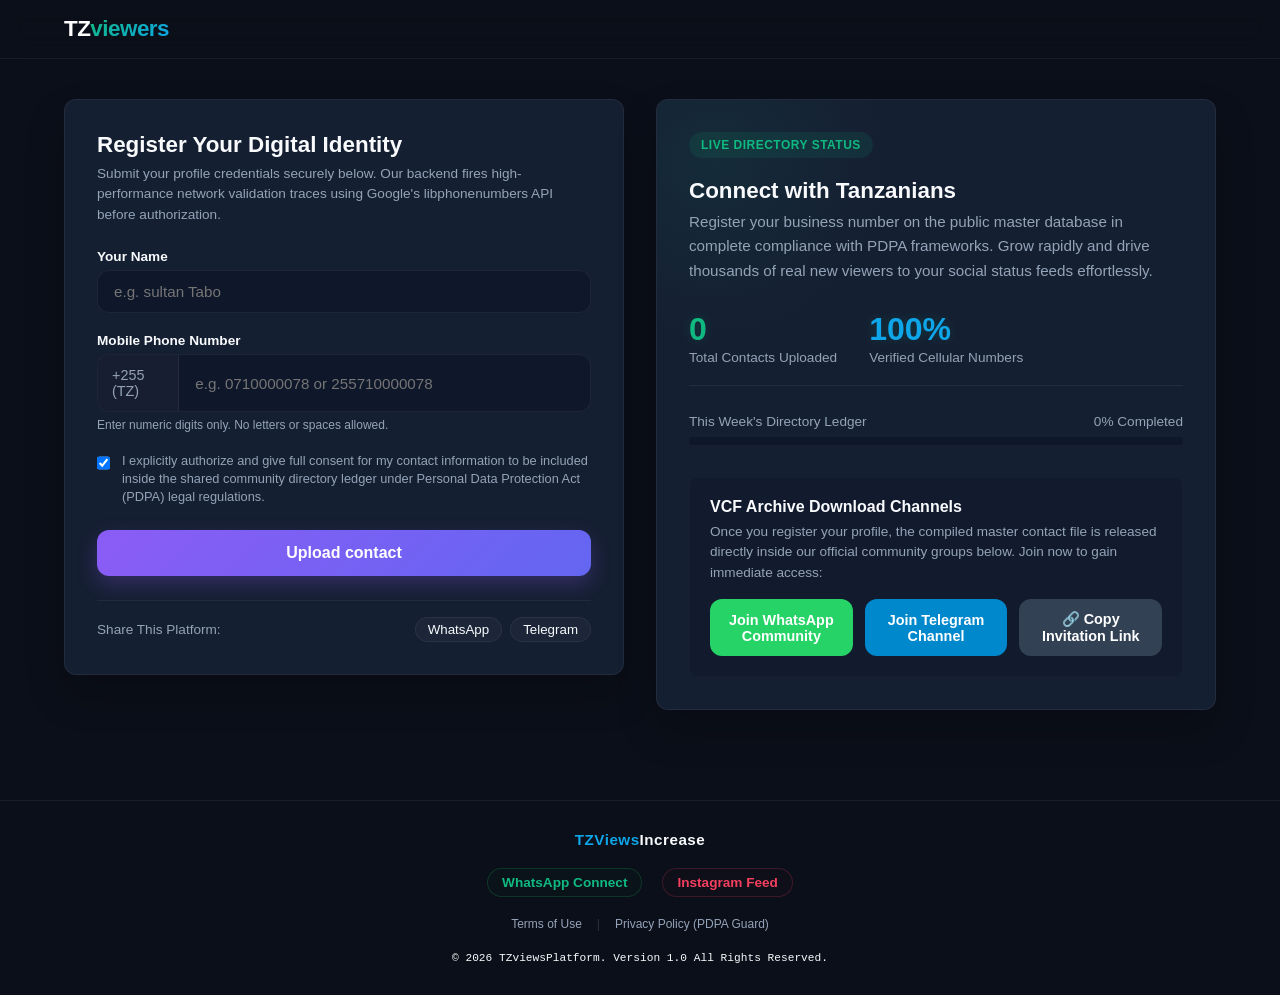
<file: frontend/index.html>
<!DOCTYPE html>
<html lang="sw">
<head>
    <meta charset="UTF-8">
    <meta name="viewport" content="width=device-width, initial-scale=1.0">
    <meta http-equiv="X-Content-Type-Options" content="nosniff">
    
    <!-- PRIMARY SEO META TAGS -->
    <title>TZ Viewers | Download WhatsApp Status VCF File & Ongeza Views Tanzania</title>
    <meta name="title" content="TZ Viewers | Download WhatsApp Status VCF File & Ongeza Views Tanzania">
    <meta name="description" content="Jukwaa namba moja Tanzania la kuunganisha wateja, kupakua VCF files, na kukuza WhatsApp Status Views zako bure kabisa. Ongeza masoko na uza zaidi leo!">
    <meta name="keywords" content="TZ Viewers, VCF download Tanzania, WhatsApp status views, ongeza status views, VCF file bure, kukuza biashara WhatsApp, Tanzania contacts VCF, WhatsApp views increase, TZViews, tzviewers.netlify.app">
    <meta name="robots" content="index, follow">
    <meta name="author" content="TZ Viewers Platform">
    <link rel="canonical" href="https://tzviewers.netlify.app/">

    <link rel="stylesheet" href="css/style.css">

    <!-- =====================================================================
         HIGH-SECURITY TRUST IDENTITY & OPEN GRAPH PROTOCOL FOR LINK PREVIEWS
         ===================================================================== -->
    <!-- WhatsApp & Facebook Link Preview Engine Tags -->
    <meta property="og:type" content="website">
    <meta property="og:url" content="https://tzviewers.netlify.app/">
    <meta property="og:title" content="TZ Viewers | Ongeza WhatsApp Status Views Tanzania">
    <meta property="og:description" content="Ungana na maelfu ya watu wa Tanzania waone WhatsApp Status zako live. Jisajili bure na udownload Master VCF file hapa!">
    <meta property="og:image" content="https://tzviewers.netlify.app/preview-card.png">
    <meta property="og:image:width" content="1200">
    <meta property="og:image:height" content="630">
    <meta property="og:image:type" content="image/png">

    <!-- Telegram & Twitter Card Layout Tracking Tags -->
    <meta name="twitter:card" content="summary_large_image">
    <meta name="twitter:url" content="https://tzviewers.netlify.app/">
    <meta name="twitter:title" content="TZ Viewers - Ongeza WhatsApp Views & VCF Download">
    <meta name="twitter:description" content="Kuza biashara yako na WhatsApp Status Views kwa mbofyo mmoja. Salama na Uhakika 100%.">
    <meta name="twitter:image" content="https://tzviewers.netlify.app/preview-card.png">

    <!-- STRUCTURED DATA (Schema.org JSON-LD for Search Engines) -->
    <script type="application/ld+json">
    {
      "@context": "https://schema.org",
      "@type": "WebApplication",
      "name": "TZ Viewers",
      "url": "https://tzviewers.netlify.app/",
      "description": "Jukwaa la kukuza WhatsApp status views na kupakua VCF contact files nchini Tanzania.",
      "applicationCategory": "SocialNetworkingApplication",
      "operatingSystem": "All",
      "offers": {
        "@type": "Offer",
        "price": "0",
        "priceCurrency": "TZS"
      }
    }
    </script>
</head>
<body>

    <nav class="premium-nav">
        <div class="nav-wrapper">
            <a href="index.html" class="brand-logo">TZ<span>viewers</span></a>
        </div>
    </nav>

    <main class="app-dashboard-grid">
        
        <!-- FIRST CONTAINER: DATA INGESTION SECURITY FIREWALL -->
        <section class="grid-card form-card-secure">
            <div class="card-content-wrapper">
                <h2 class="form-panel-title">Register Your Digital Identity</h2>
                <p class="subtitle-text">Submit your profile credentials securely below. Our backend fires high-performance network validation traces using Google's libphonenumbers API before authorization.</p>
                
                <form id="contactForm" onsubmit="return false;" novalidate>
                    
                    <div class="minimal-input-group">
                        <label for="fullName">Your Name</label>
                        <input type="text" id="fullName" name="fullName" required placeholder="e.g. sultan Tabo">
                    </div>

                    <div class="minimal-input-group">
                        <label for="phoneNumber">Mobile Phone Number</label>
                        <div class="tel-input-box">
                            <span class="tel-prefix">+255 (TZ)</span>
                            <input type="text" id="phoneNumber" name="phoneNumber" required placeholder="e.g. 0710000078 or 255710000078 ">
                        </div>
                        <small class="help-text-minimal">Enter numeric digits only. No letters or spaces allowed.</small>
                    </div>

                    <!-- PDPA LEGAL CONSENT CHECKBOX SYSTEM -->
                    <div class="secure-checkbox-row">
                        <input type="checkbox" id="consentGiven" name="consentGiven" checked>
                        <label for="consentGiven">
                            I explicitly authorize and give full consent for my contact information to be included inside the shared community directory ledger under Personal Data Protection Act (PDPA) legal regulations.
                        </label>
                    </div>

                    <button type="submit" id="btnSubmit" class="btn-neon-execute">
                        Upload contact
                    </button>
                </form>

                <div class="share-system-footer">
                    <span>Share This Platform:</span>
                    <div class="share-footer-buttons">
                        <button id="btnShareWhatsApp" class="share-pill-btn text-wa">WhatsApp</button>
                        <button id="btnShareTelegram" class="share-pill-btn text-tg">Telegram</button>
                    </div>
                </div>
            </div>
        </section>

        <!-- SECOND CONTAINER: ANALYTICS & VIRAL GROWTH ENGINE -->
        <section class="grid-card analytics-card">
            <div class="card-hero-glow"></div>
            <div class="card-content-wrapper">
                <div class="badge-status">LIVE DIRECTORY STATUS</div>
                <h1 class="form-panel-title">Connect with Tanzanians</h1>
                <p class="description-text">Register your business number on the public master database in complete compliance with PDPA frameworks. Grow rapidly and drive thousands of real new viewers to your social status feeds effortlessly.</p>
                
                <div class="minimal-stats-container">
                    <div class="stat-item-minimal">
                        <!-- LIVE DYNAMIC COUNTER BOUND HERE -->
                        <span class="stat-number-glow" id="totalMembers">0</span>
                        <span class="stat-title-minimal">Total Contacts Uploaded</span>
                    </div>
                    <div class="stat-item-minimal">
                        <span class="stat-number-glow" style="color: var(--neon-cyan);">100%</span>
                        <span class="stat-title-minimal">Verified Cellular Numbers</span>
                    </div>
                </div>

                <div class="neon-progress-box">
                    <div class="progress-labels-row">
                        <span>This Week's Directory Ledger</span>
                        <span id="progressBarText">0% Completed</span>
                    </div>
                    <div class="neon-progress-bar-bg">
                        <div class="neon-progress-bar-fill" id="progressBar" style="width: 0%;"></div>
                    </div>
                </div>

                <div class="traffic-capture-zone">
                    <h3 class="zone-subtitle">VCF Archive Download Channels</h3>
                    <p class="zone-note">Once you register your profile, the compiled master contact file is released directly inside our official community groups below. Join now to gain immediate access:</p>
                    
                    <div class="viral-links-grid">
                        <a href="https://chat.whatsapp.com/CzKEOOajBKZ27QepPzpadZ?s=cl&p=a&ilr=4" target="_blank" class="viral-btn link-wa">
                            Join WhatsApp Community
                        </a>
                        <a href="https://chat.whatsapp.com/CzKEOOajBKZ27QepPzpadZ?s=cl&p=a&ilr=4" target="_blank" class="viral-btn link-tg">
                            Join Telegram Channel
                        </a>
                        <button id="btnCopyNetworkLink" class="viral-btn link-cp">
                            🔗 Copy Invitation Link
                        </button>
                    </div>
                </div>
            </div>
        </section>

    </main>

    <!-- FLOATING EMERGENCY NOTIFICATION STACK CONTAINER -->
    <div id="toastNotification" class="toast hidden"></div>

    <script src="js/main.js"></script>

    <!-- CORE PLATFORM FOOTER -->
    <footer style="margin-top: 50px; padding: 30px 20px; border-top: 1px solid var(--border-cyber); background-color: #0b0f19; text-align: center;">
        <div style="max-width: var(--container-width-premium); margin: 0 auto; display: flex; flex-direction: column; gap: 15px; align-items: center;">
            
            <div style="font-size: 0.95rem; font-weight: 700; color: var(--text-primary); letter-spacing: 0.5px;">
                 <span style="color: var(--neon-cyan);">TZViews</span>Increase
            </div>
            
            <div style="display: flex; gap: 20px; margin: 5px 0;">
                <a href="https://chat.whatsapp.com/CzKEOOajBKZ27QepPzpadZ?s=cl&p=a&ilr=4" target="_blank" style="color: var(--neon-green); font-size: 0.85rem; font-weight: 600; text-decoration: none; display: flex; align-items: center; gap: 6px; border: 1px solid rgba(34, 197, 94, 0.2); padding: 6px 14px; border-radius: 20px; background: rgba(34, 197, 94, 0.02);">
                    WhatsApp Connect
                </a>
                <a href="https://www.instagram.com/y.oung_developer?igsh=MTBsNnBnd2g5dGR0Mg==" target="_blank" style="color: #f43f5e; font-size: 0.85rem; font-weight: 600; text-decoration: none; display: flex; align-items: center; gap: 6px; border: 1px solid rgba(244, 63, 94, 0.2); padding: 6px 14px; border-radius: 20px; background: rgba(244, 63, 94, 0.02);">
                    Instagram Feed
                </a>
            </div>

            <div style="display: flex; gap: 15px; font-size: 0.75rem; font-weight: 500;">
                <a href="/terms.html" style="color: var(--text-secondary); text-decoration: none; border-bottom: 1px solid transparent;">Terms of Use</a>
                <span style="color: rgba(255,255,255,0.15);">|</span>
                <a href="/privacy.html" style="color: var(--text-secondary); text-decoration: none; border-bottom: 1px solid transparent;">Privacy Policy (PDPA Guard)</a>
            </div>

            <div style="font-size: 0.7rem; color: var(--text-muted); font-family: monospace; margin-top: 5px;">
                &copy; 2026 TZviewsPlatform. Version 1.0 All Rights Reserved.
            </div>

        </div>
    </footer>

</body>
</html>
</file>
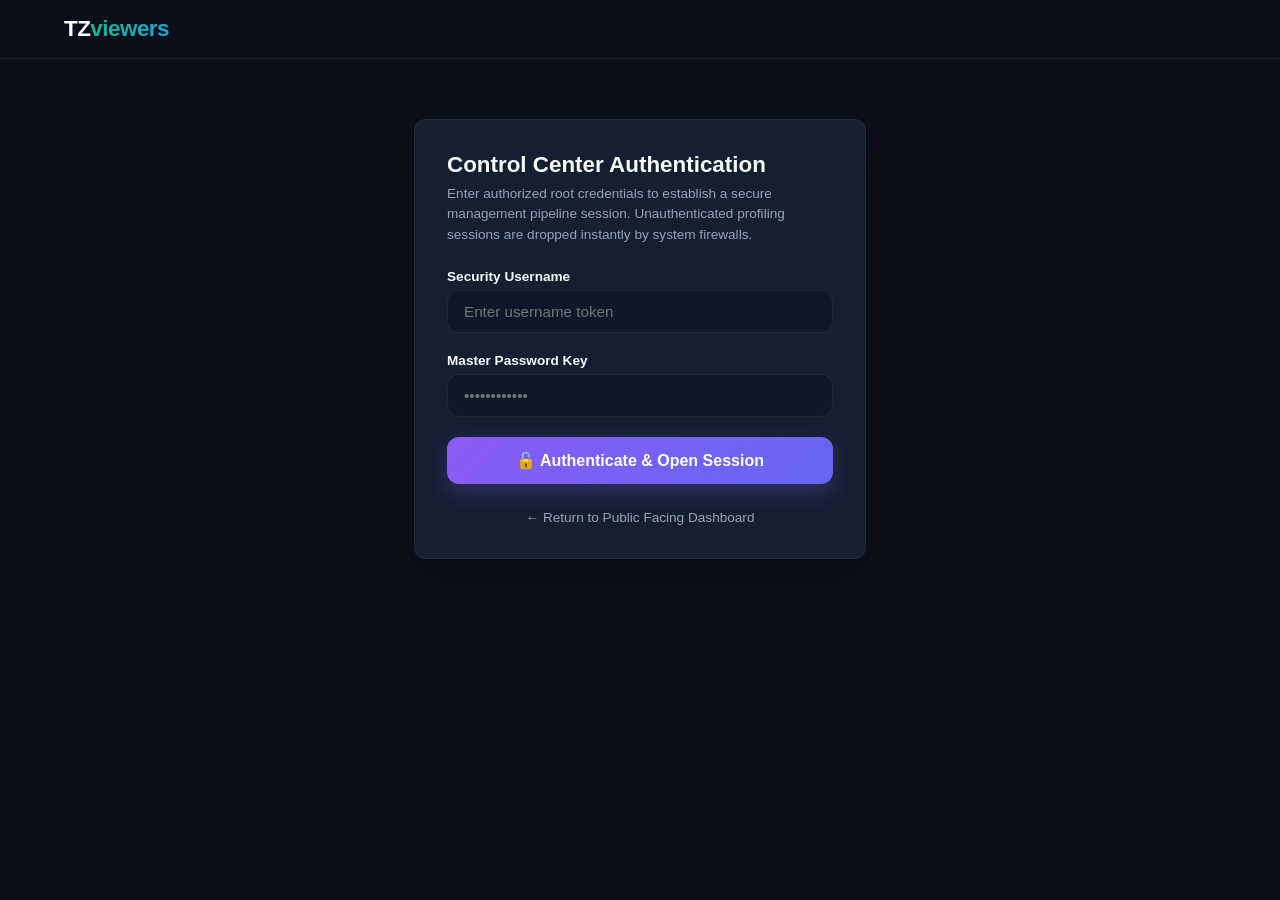
<file: frontend/admin.html>
<!DOCTYPE html>
<html lang="en">
<head>
    <meta charset="UTF-8">
    <meta name="viewport" content="width=device-width, initial-scale=1.0">
    <meta http-equiv="X-Content-Type-Options" content="nosniff">
    <title>Master Control Terminal - TZviewers Security </title>
    <link rel="stylesheet" href="css/style.css">
    <script>
        if (!sessionStorage.getItem("admin_token")) {
            window.location.replace("login.html");
        }
    </script>
    <style>
        /* MOBILE STACK ORDER OVERRIDE — desktop/tablet layout untouched above 768px */
        @media (max-width: 768px) {
            .app-dashboard-grid {
                display: flex !important;
                flex-direction: column;
            }
            #colLeft, #colRight {
                display: contents;
            }
            #secAnalytics { order: 1; }
            #secBulkUpload { order: 2; }
            #secPending { order: 3; }
            #secMasterDirectory { order: 4; }
            #secRecycleBin { order: 5; }
        }
    </style>
</head>


<body class="cyber-bg">

    <!-- SECURE ADMIN NAVIGATION BAR -->
    <nav class="premium-nav" style="background-color: #151f32; border-bottom: 1px solid rgba(255,255,255,0.1);">
        <div class="nav-wrapper">
            <a href="admin.html" class="brand-logo">🔒 Control<span>Terminal</span></a>
            <button id="btnLogoutTrigger" class="viral-btn" style="background-color: #ef4444; max-width: 120px; padding: 8px 16px; font-size: 0.85rem;">
                Logout 
            </button>
        </div>
    </nav>

    <!-- ADMIN GRID MAIN SYSTEM WRAPPER -->
    <main class="app-dashboard-grid" style="grid-template-columns: 1fr 1.2fr; margin-top: 30px;">
        
        <!-- LEFT COLUMN: LEDGER ANALYTICS, GENERATOR, & FILE INGESTION -->
        <div id="colLeft" style="display: flex; flex-direction: column; gap: 24px;">
            
            <!-- SECTION 1: METRICS DISPLAY & GENERATOR CONTROLS -->
            <section id="secAnalytics" class="grid-card">
                <div class="card-content-wrapper">
                    <h2 class="form-panel-title">Platform Analytics & VCF Engine</h2>
                    <p class="subtitle-text">Monitor operational statistics and compile verified entries atomically.</p>
                    
                    <div style="display: grid; grid-template-columns: 1fr 1fr; gap: 16px; margin-bottom: 20px;">
                        <div style="background-color: #0f172a; padding: 16px; border-radius: var(--radius-premium); border: 1px solid var(--border-cyber);">
                            <span style="font-size: 0.8rem; color: var(--text-secondary); display: block; font-weight: 600;">APPROVED CONTACTS</span>
                            <span id="statApprovedCount" class="stat-number-glow" style="font-size: 1.8rem;">0</span>
                        </div>
                        <div style="background-color: #0f172a; padding: 16px; border-radius: var(--radius-premium); border: 1px solid var(--border-cyber);">
                            <span style="font-size: 0.8rem; color: var(--text-secondary); display: block; font-weight: 600;">PENDING VALIDATION</span>
                            <span id="statPendingCount" class="stat-number-glow" style="color: #ff9800; font-size: 1.8rem; text-shadow: 0 0 12px rgba(255,152,0,0.2);">0</span>
                        </div>
                    </div>

                    <!-- REFACTORED GENERATOR ENGINE LAYOUT -->
                    <div style="background-color: rgba(11,15,25,0.6); padding: 16px; border-radius: 8px; border: 1px solid var(--border-cyber); margin-bottom: 16px;">
                        <h4 style="font-size: 0.9rem; margin-bottom: 6px; color: var(--text-primary);">Master VCF Builder</h4>
                        <p style="font-size: 0.8rem; color: var(--text-secondary); margin-bottom: 12px;">Compile all approved telephone ledger records into an optimized, single standard download matrix.</p>
                        
                        <div style="display: flex; gap: 10px;">
                            <button id="btnGenerateVCF" class="btn-neon-execute" style="padding: 10px; font-size: 0.85rem; flex: 1; background: linear-gradient(135deg, #10b981, #0ea5e9); box-shadow: 0 4px 12px rgba(16,185,129,0.2);">
                                ⚙️ Generate VCF File
                            </button>
                            <!-- HIDDEN UNTIL GENERATION RESOLVES SECURELY -->
                            <a id="btnDownloadVCF" class="viral-btn link-wa hidden" style="text-align: center; font-size: 0.85rem; padding: 10px; flex: 1;">
                                📥 Download VCF File
                            </a>
                        </div>
                    </div>

                    <button id="btnTriggerSystemOptimize" class="btn-neon-execute" style="background: #334155; box-shadow: none; font-size: 0.85rem; padding: 10px;">
                        ✨ Scan Indices & Merge Duplicate Rows
                    </button>
                </div>
            </section>

            <!-- SECTION 2: HARDENED FILE INGESTION (EXTENSION BLOCKED) -->
            <section id="secBulkUpload" class="grid-card-branded">
                <div class="card-content-wrapper" style="background-color: var(--cyber-card);">
                    <h2 class="form-panel-title">Bulk Ledger Sheet Upload</h2>
                    <p class="subtitle-text">Stream corporate listings into background tasks. Only clean extensions are authorized.</p>
                    
                    <form id="bulkUploadForm" enctype="multipart/form-data" novalidate>
                        <div class="minimal-input-group" style="border: 2px dashed var(--border-cyber); padding: 20px; border-radius: 8px; text-align: center; margin-bottom: 16px; background-color: #0f172a;">
                            <input type="file" id="bulkFileSelector" accept=".csv, .xlsx, .xls, .txt" required style="color: var(--text-secondary); font-size: 0.85rem; width: 100%;">
                            <small class="help-text-minimal" style="margin-top: 8px;">Authorized Extensions: .csv, .xlsx, .txt only (Max limit: 15MB).</small>
                        </div>
                        <button type="submit" id="btnBulkUploadSubmit" class="btn-neon-execute" style="background: linear-gradient(135deg, var(--neon-purple), #4338ca);">
                            Upload Bulk Sheet
                        </button>
                    </form>
                </div>
            </section>
        </div>

        <!-- RIGHT COLUMN: QUEUES MANAGEMENT CORRIDORS -->
        <div id="colRight" style="display: flex; flex-direction: column; gap: 24px;">
            
            <!-- SECTION 3: REVIEWS QUEUE STREAM -->
            <section id="secPending" class="grid-card">
                <div class="card-content-wrapper">
                    <h2 class="form-panel-title">Pending Validation Queue</h2>
                    <p class="subtitle-text">Incoming registration listings awaiting review.Approved rows directly enter public export loops.</p>
                    <div id="pendingQueueWrapper" style="display: flex; flex-direction: column; gap: 10px; max-height: 250px; overflow-y: auto;">
                        <div class="center-text" style="color: var(--text-secondary); padding: 10px;">Loading verification streams...</div>
                    </div>
                </div>
            </section>

            <!-- =====================================================================
     RECYCLE BIN & CONTACT RECOVERY MATRIX (TRASH PANEL)
     ===================================================================== -->
<div id="secRecycleBin" class="dashboard-card-premium" style="margin-top: 20px; border: 1px dashed #ef4444; background: rgba(239, 68, 68, 0.02); padding: 20px; border-radius: 12px;">
    <h3 style="color: #ef4444; font-size: 1.1rem; display: flex; align-items: center; gap: 8px; margin-bottom: 12px;">
        🗑️ Recycle Bin (Soft-Deleted Contacts)
    </h3>
    <p style="color: var(--text-secondary); font-size: 0.8rem; margin-bottom: 15px;">
        Namba zote unazozifuta kwa makosa zinalindwa hapa chini. Unaweza kuzirudisha kwenye mfumo kwa kubonyeza kitufe cha Restore.
    </p>
    <div id="trashDirectoryWrapper" style="max-height: 250px; overflow-y: auto; display: flex; flex-direction: column; gap: 6px;">
        <!-- Rows zilizofutwa zitamwagika hapa kiotomatiki kupitia JS -->
    </div>
</div>


            <!-- SECTION 4: MASTER LIST MANAGEMENT CORRIDOR (NEW FEATURE IMPLEMENTATION) -->
            <section id="secMasterDirectory" class="grid-card">
                <div class="card-content-wrapper">
                    <h2 class="form-panel-title">Master Approved Directory</h2>
                    <p class="subtitle-text">Full database index audit control panel. Review and instantly delete records from the dataset.</p>
                    <div id="masterDirectoryWrapper" style="display: flex; flex-direction: column; gap: 10px; max-height: 350px; overflow-y: auto;">
                        <div class="center-text" style="color: var(--text-secondary); padding: 10px;">Loading live operational ledgers...</div>
                    </div>
                </div>
            </section>
        </div>
    </main>

    <!-- FOOTER META COMPLIANCE BLOCKS -->
    <footer class="system-footer-premium" style="margin-top: 40px; padding: 20px 24px;">
        <div class="footer-wrapper-grid" style="grid-template-columns: 1fr 1fr; align-items: center;">
            <p style="font-size: 0.85rem; color: var(--text-secondary);">&copy; 2026 TZviewers Admin Console.</p>
            <p class="build-version-audit" style="justify-self: end;">Terminal Security Environment</p>
        </div>
    </footer>

    <div id="toastNotification" class="toast hidden"></div>
    <script src="js/admin.js"></script>
</body>
</html>
</file>
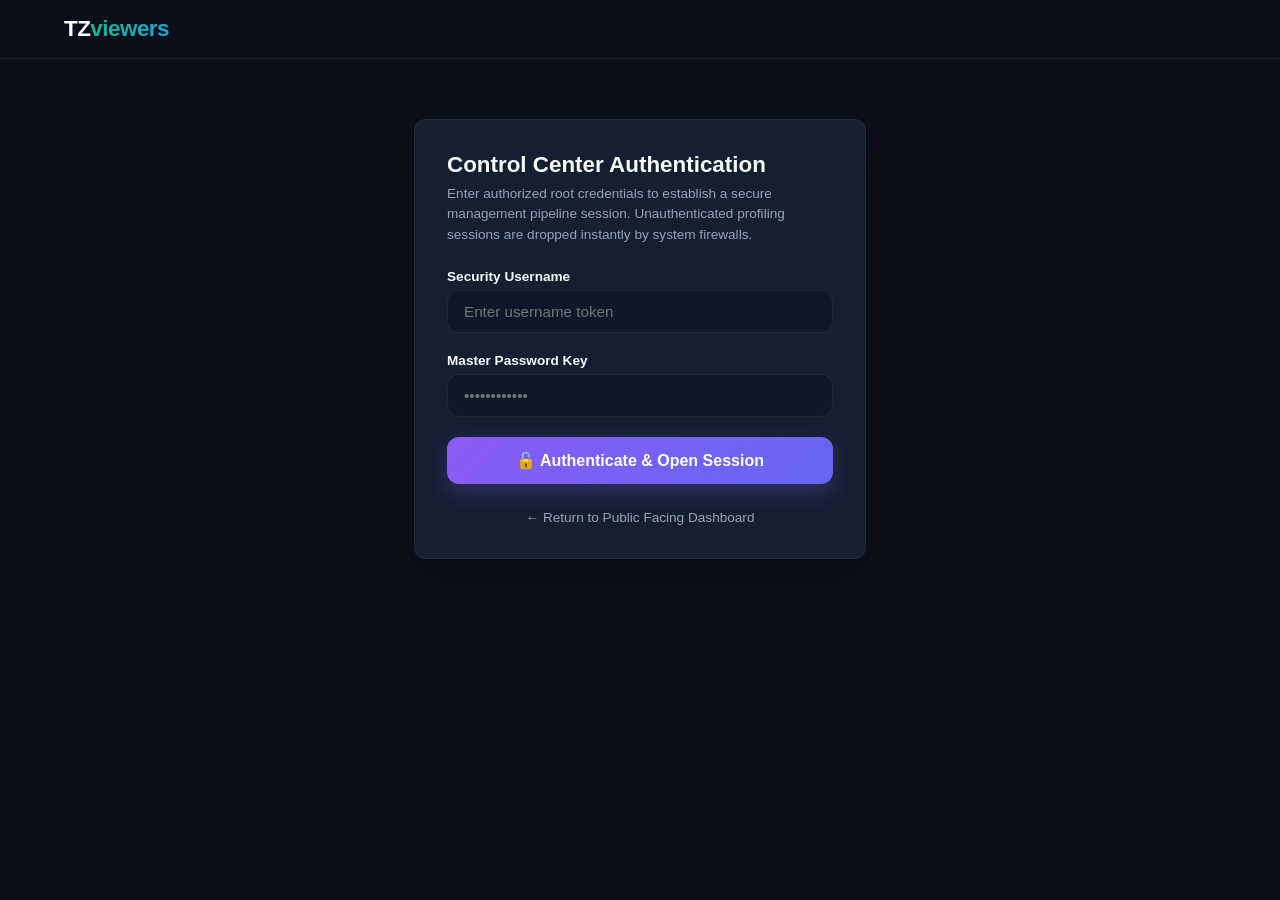
<file: frontend/login.html>
<!DOCTYPE html>
<html lang="en">
<head>
    <meta charset="UTF-8">
    <meta name="viewport" content="width=device-width, initial-scale=1.0">
    <meta http-equiv="X-Content-Type-Options" content="nosniff">
    <title>Terminal Access Gateway - VCFGlow Security</title>
    <link rel="stylesheet" href="css/style.css">
</head>
<body>

    <!-- NAV BLOCK MATCHES CENTRAL PLATFORM INTEGRATION -->
    <nav class="premium-nav">
        <div class="nav-wrapper">
            <a href="index.html" class="brand-logo">TZ<span>viewers</span></a>
        </div>
    </nav>

    <!-- SECURE COMPACT LOGIN CONTAINER LAYOUT -->
    <main class="app-dashboard-grid" style="grid-template-columns: 1fr; max-width: 500px; margin: 60px auto;">
        <section class="grid-card form-card-secure">
            <div class="card-content-wrapper">
                <h2 class="form-panel-title">Control Center Authentication</h2>
                <p class="subtitle-text">Enter authorized root credentials to establish a secure management pipeline session. Unauthenticated profiling sessions are dropped instantly by system firewalls.</p>
                
                <form id="loginForm" novalidate>
                    <!-- ADMINISTRATIVE USERNAME INPUT -->
                    <div class="minimal-input-group">
                        <label for="adminUsername">Security Username</label>
                        <input type="text" id="adminUsername" name="adminUsername" required minlength="3" maxlength="50" placeholder="Enter username token">
                    </div>

                    <!-- ADMINISTRATIVE PASSWORD INPUT -->
                    <div class="minimal-input-group">
                        <label for="adminPassword">Master Password Key</label>
                        <input type="password" id="adminPassword" name="adminPassword" required minlength="12" maxlength="128" placeholder="••••••••••••">
                    </div>

                    <!-- AUTHENTICATION TRIGGER BUTTON -->
                    <button type="submit" id="btnLoginSubmit" class="btn-neon-execute">
                        🔓 Authenticate & Open Session
                    </button>
                </form>

                <div style="text-align: center; margin-top: 24px;">
                    <a href="index.html" style="font-size: 0.85rem; color: var(--text-secondary); font-weight: 500;">← Return to Public Facing Dashboard</a>
                </div>
            </div>
        </section>
    </main>

    <!-- FLOATING EMERGENCY NOTIFICATION TOAST WINDOW CONTAINER -->
    <div id="toastNotification" class="toast hidden"></div>

    <!-- SCRIPT IMPORT WITH CACHE BUSTING -->
  <script src="js/login.js?v=4.0&cache_bust=1001"></script>
</body>
</html>
</file>
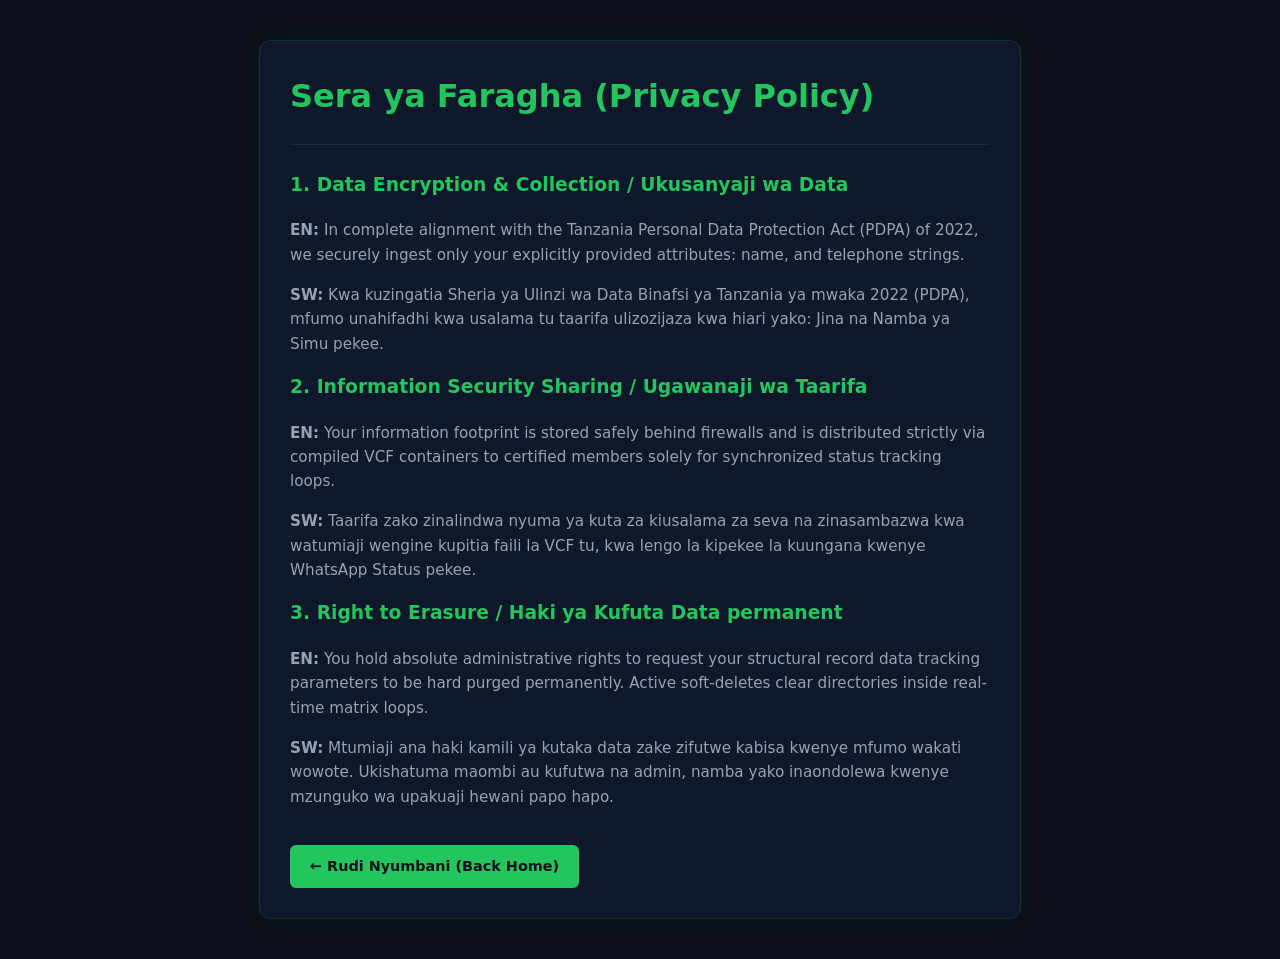
<file: frontend/privacy.html>
<!DOCTYPE html>
<html lang="sw">
<head>
    <meta charset="UTF-8">
    <meta name="viewport" content="width=device-width, initial-scale=1.0">
    <title>Privacy Policy - TZViews Increase</title>
    <style>
        :root { --bg-cyber: #0b0f19; --card-cyber: #0f172a; --neon-green: #22c55e; --text-primary: #f8fafc; --text-secondary: #94a3b8; }
        body { background-color: var(--bg-cyber); color: var(--text-primary); font-family: system-ui, -apple-system, sans-serif; padding: 40px 20px; line-height: 1.6; margin: 0; }
        .container { max-width: 700px; margin: 0 auto; background: var(--card-cyber); padding: 30px; border-radius: 12px; border: 1px solid rgba(34, 197, 94, 0.15); box-shadow: 0 0 30px rgba(34, 197, 94, 0.05); }
        h1, h3 { color: var(--neon-green); margin-top: 0; }
        p { color: var(--text-secondary); font-size: 0.95rem; margin-bottom: 16px; }
        .back-btn { display: inline-block; background: var(--neon-green); color: #0b0f19; text-decoration: none; padding: 10px 20px; border-radius: 6px; font-weight: 700; margin-top: 20px; font-size: 0.9rem; }
    </style>
</head>
<body>
    <div class="container">
        <h1>Sera ya Faragha (Privacy Policy)</h1>
        <hr style="border: 0; border-top: 1px solid rgba(255,255,255,0.08); margin-bottom: 25px;">
        
        <h3>1. Data Encryption & Collection / Ukusanyaji wa Data</h3>
        <p><strong>EN:</strong> In complete alignment with the Tanzania Personal Data Protection Act (PDPA) of 2022, we securely ingest only your explicitly provided attributes: name, and telephone strings.</p>
        <p><strong>SW:</strong> Kwa kuzingatia Sheria ya Ulinzi wa Data Binafsi ya Tanzania ya mwaka 2022 (PDPA), mfumo unahifadhi kwa usalama tu taarifa ulizozijaza kwa hiari yako: Jina na Namba ya Simu pekee.</p>
        
        <h3>2. Information Security Sharing / Ugawanaji wa Taarifa</h3>
        <p><strong>EN:</strong> Your information footprint is stored safely behind firewalls and is distributed strictly via compiled VCF containers to certified members solely for synchronized status tracking loops.</p>
        <p><strong>SW:</strong> Taarifa zako zinalindwa nyuma ya kuta za kiusalama za seva na zinasambazwa kwa watumiaji wengine kupitia faili la VCF tu, kwa lengo la kipekee la kuungana kwenye WhatsApp Status pekee.</p>
        
        <h3>3. Right to Erasure / Haki ya Kufuta Data permanent</h3>
        <p><strong>EN:</strong> You hold absolute administrative rights to request your structural record data tracking parameters to be hard purged permanently. Active soft-deletes clear directories inside real-time matrix loops.</p>
        <p><strong>SW:</strong> Mtumiaji ana haki kamili ya kutaka data zake zifutwe kabisa kwenye mfumo wakati wowote. Ukishatuma maombi au kufutwa na admin, namba yako inaondolewa kwenye mzunguko wa upakuaji hewani papo hapo.</p>

        <a href="/" class="back-btn">← Rudi Nyumbani (Back Home)</a>
    </div>
</body>
</html>
</file>
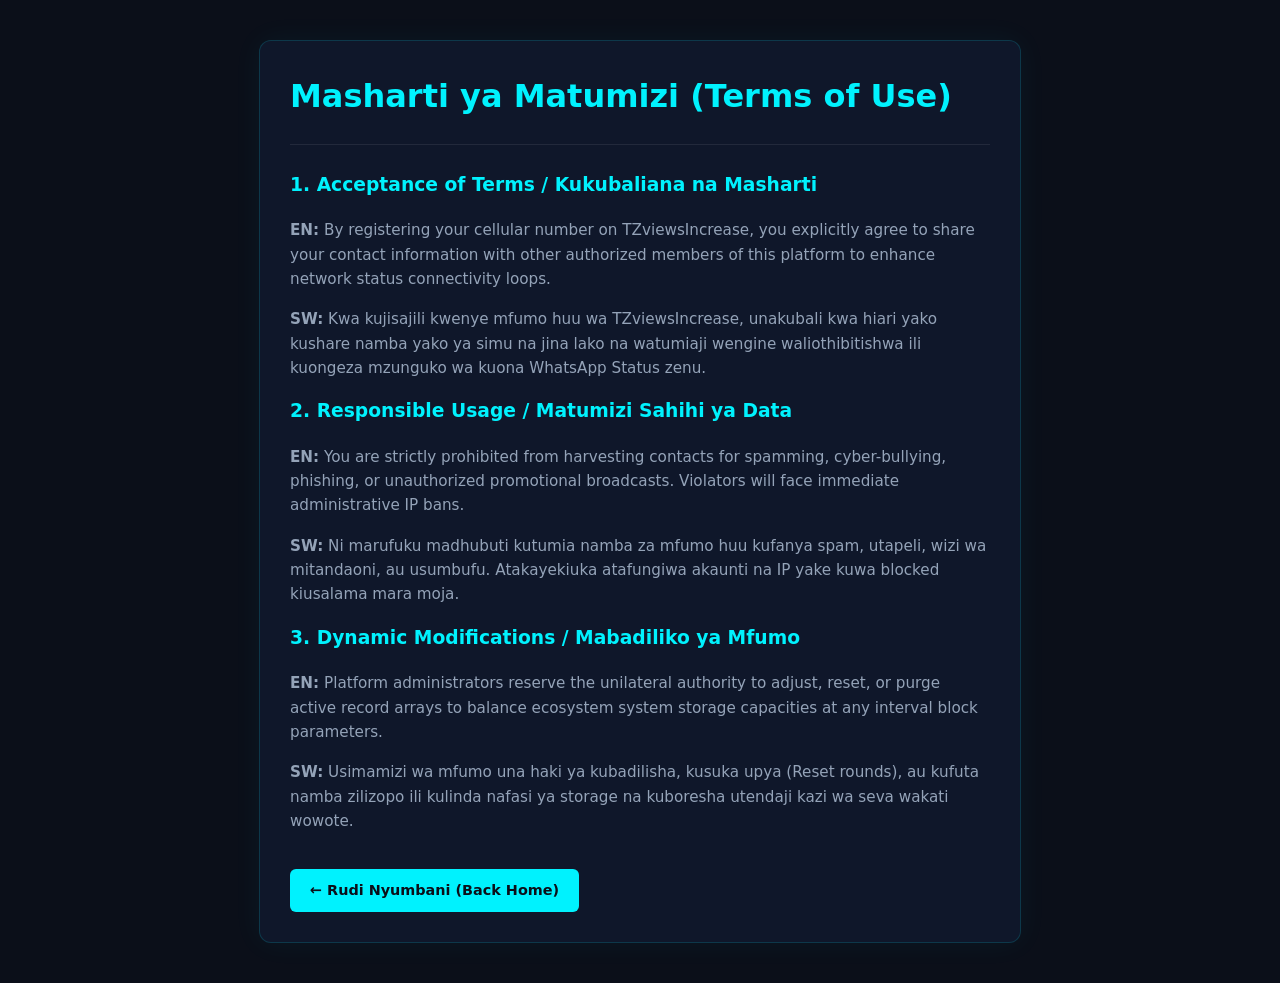
<file: frontend/terms.html>
<!DOCTYPE html>
<html lang="sw">
<head>
    <meta charset="UTF-8">
    <meta name="viewport" content="width=device-width, initial-scale=1.0">
    <title>Terms of Use - Views Increase</title>
    <style>
        :root { --bg-cyber: #0b0f19; --card-cyber: #0f172a; --neon-cyan: #00f2fe; --text-primary: #f8fafc; --text-secondary: #94a3b8; }
        body { background-color: var(--bg-cyber); color: var(--text-primary); font-family: system-ui, -apple-system, sans-serif; padding: 40px 20px; line-height: 1.6; margin: 0; }
        .container { max-width: 700px; margin: 0 auto; background: var(--card-cyber); padding: 30px; border-radius: 12px; border: 1px solid rgba(0, 242, 254, 0.15); box-shadow: 0 0 30px rgba(0, 242, 254, 0.05); }
        h1, h3 { color: var(--neon-cyan); margin-top: 0; }
        p { color: var(--text-secondary); font-size: 0.95rem; margin-bottom: 16px; }
        .back-btn { display: inline-block; background: var(--neon-cyan); color: #0b0f19; text-decoration: none; padding: 10px 20px; border-radius: 6px; font-weight: 700; margin-top: 20px; font-size: 0.9rem; }
    </style>
</head>
<body>
    <div class="container">
        <h1>Masharti ya Matumizi (Terms of Use)</h1>
        <hr style="border: 0; border-top: 1px solid rgba(255,255,255,0.08); margin-bottom: 25px;">
        
        <h3>1. Acceptance of Terms / Kukubaliana na Masharti</h3>
        <p><strong>EN:</strong> By registering your cellular number on TZviewsIncrease, you explicitly agree to share your contact information with other authorized members of this platform to enhance network status connectivity loops.</p>
        <p><strong>SW:</strong> Kwa kujisajili kwenye mfumo huu wa TZviewsIncrease, unakubali kwa hiari yako kushare namba yako ya simu na jina lako na watumiaji wengine waliothibitishwa ili kuongeza mzunguko wa kuona WhatsApp Status zenu.</p>
        
        <h3>2. Responsible Usage / Matumizi Sahihi ya Data</h3>
        <p><strong>EN:</strong> You are strictly prohibited from harvesting contacts for spamming, cyber-bullying, phishing, or unauthorized promotional broadcasts. Violators will face immediate administrative IP bans.</p>
        <p><strong>SW:</strong> Ni marufuku madhubuti kutumia namba za mfumo huu kufanya spam, utapeli, wizi wa mitandaoni, au usumbufu. Atakayekiuka atafungiwa akaunti na IP yake kuwa blocked kiusalama mara moja.</p>
        
        <h3>3. Dynamic Modifications / Mabadiliko ya Mfumo</h3>
        <p><strong>EN:</strong> Platform administrators reserve the unilateral authority to adjust, reset, or purge active record arrays to balance ecosystem system storage capacities at any interval block parameters.</p>
        <p><strong>SW:</strong> Usimamizi wa mfumo una haki ya kubadilisha, kusuka upya (Reset rounds), au kufuta namba zilizopo ili kulinda nafasi ya storage na kuboresha utendaji kazi wa seva wakati wowote.</p>

        <a href="/" class="back-btn">← Rudi Nyumbani (Back Home)</a>
    </div>
</body>
</html>
</file>
<file: frontend/css/style.css>
/* =====================================================================
   GLOBAL CYBERPUNK HIGH-TECH DESIGN SYSTEM VARIABLES
   ===================================================================== */
:root {
    --cyber-bg: #0b0f19;          /* Deep Space/Magic Dark Background */
    --cyber-card: #151f32;        /* Dark Slate Glassmorphism Base Card */
    --neon-green: #10b981;        /* Emerald Success/Approve Line */
    --neon-cyan: #0ea5e9;         /* Sky Blue Metric Counter Accent */
    --neon-purple: #8b5cf6;       /* System Branding Primary Gradient Key */
    --text-primary: #f8fafc;      /* High contrast raw text values */
    --text-secondary: #94a3b8;    /* Muted layout tracking descriptions */
    --border-cyber: rgba(255, 255, 255, 0.06);
    --radius-premium: 12px;
    --transition-smooth: all 0.3s cubic-bezier(0.4, 0, 0.2, 1);
}

/* =====================================================================
   CORE BASE RESETS & TYPEFACE FOUNDATION
   ===================================================================== */
* {
    margin: 0;
    padding: 0;
    box-sizing: border-box;
    font-family: -apple-system, BlinkMacSystemFont, "SF Pro Display", "Segoe UI", Roboto, sans-serif;
}

body {
    background-color: var(--cyber-bg);
    color: var(--text-primary);
    min-height: 100vh;
    display: flex;
    flex-direction: column;
}

a {
    text-decoration: none;
    color: var(--neon-cyan);
}

/* =====================================================================
   PREMIUM CUSTOM HEADER NAVBAR
   ===================================================================== */
.premium-nav {
    border-bottom: 1px solid var(--border-cyber);
    background-color: rgba(11, 15, 25, 0.8);
    backdrop-filter: blur(12px);
    position: sticky;
    top: 0;
    z-index: 100;
}

.nav-wrapper {
    max-width: 1200px;
    margin: 0 auto;
    padding: 16px 24px;
    display: flex;
    justify-content: space-between;
    align-items: center;
}

.brand-logo {
    font-size: 1.4rem;
    font-weight: 800;
    color: #ffffff;
    letter-spacing: -0.5px;
}

.brand-logo span {
    /* REMOVED: color property is removed to prevent text clipping overrides */
    background: linear-gradient(135deg, var(--neon-green), var(--neon-cyan));
    -webkit-background-clip: text;
    background-clip: text; /* Added for cross-browser standard standardization */
    -webkit-text-fill-color: transparent;
}


/* =====================================================================
   SPLIT TWO-COLUMN DASHBOARD GRID SYSTEMS
   ===================================================================== */
.app-dashboard-grid {
    max-width: 1200px;
    width: 100%;
    margin: 40px auto;
    padding: 0 24px;
    display: grid;
    grid-template-columns: 1fr 1fr;
    gap: 32px;
    align-items: start;
    flex-grow: 1;
}

@media (max-width: 850px) {
    .app-dashboard-grid {
        grid-template-columns: 1fr;
        margin: 20px auto;
        padding: 0 16px;
    }
}

/* =====================================================================
   GLASSMORPHISM CARDS ARCHITECTURE WITH GLOW EFFECTS
   ===================================================================== */
.grid-card {
    background-color: var(--cyber-card);
    border: 1px solid var(--border-cyber);
    border-radius: var(--radius-premium);
    position: relative;
    overflow: hidden;
    box-shadow: 0 20px 40px rgba(0, 0, 0, 0.2);
}

.card-content-wrapper {
    padding: 32px;
    position: relative;
    z-index: 2;
}

.card-hero-glow {
    position: absolute;
    top: -20%;
    left: -20%;
    width: 60%;
    height: 60%;
    background: radial-gradient(circle, rgba(16, 185, 129, 0.08) 0%, transparent 70%);
    z-index: 1;
    pointer-events: none;
}

.badge-status {
    background-color: rgba(16, 185, 129, 0.1);
    color: var(--neon-green);
    font-size: 0.75rem;
    font-weight: 700;
    padding: 6px 12px;
    border-radius: 20px;
    display: inline-block;
    letter-spacing: 0.5px;
    margin-bottom: 20px;
}

.main-title {
    font-size: 2rem;
    font-weight: 800;
    line-height: 1.25;
    margin-bottom: 16px;
    letter-spacing: -0.5px;
}

.description-text {
    color: var(--text-secondary);
    font-size: 0.95rem;
    line-height: 1.6;
    margin-bottom: 28px;
}

/* =====================================================================
   MINIMAL STATS AND PROGRESS LOGIC
   ===================================================================== */
.minimal-stats-container {
    display: flex;
    gap: 32px;
    margin-bottom: 28px;
    border-bottom: 1px solid var(--border-cyber);
    padding-bottom: 20px;
}

.stat-item-minimal {
    display: flex;
    flex-direction: column;
}

.stat-number-glow {
    font-size: 2rem;
    font-weight: 800;
    color: var(--neon-green);
    text-shadow: 0 0 12px rgba(16, 185, 129, 0.2);
}

.stat-title-minimal {
    font-size: 0.85rem;
    color: var(--text-secondary);
    margin-top: 2px;
    font-weight: 500;
}

.neon-progress-box {
    margin-bottom: 32px;
}
.progress-labels-row {
    display: flex;
    justify-content: space-between;
    font-size: 0.85rem;
    color: var(--text-secondary);
    font-weight: 500;
    margin-bottom: 8px;
}

.neon-progress-bar-bg {
    background-color: #0f172a;
    height: 8px;
    border-radius: 4px;
    overflow: hidden;
}

.neon-progress-bar-fill {
    background: linear-gradient(90deg, var(--neon-green), var(--neon-cyan));
    height: 100%;
    border-radius: 4px;
    transition: var(--transition-smooth);
}

/* =====================================================================
   TRAFFIC RETENTION COMMUNITY ZONE (HORIZONTAL FLEX LAYOUT)
   ===================================================================== */
.traffic-capture-zone {
    background-color: rgba(15, 23, 42, 0.4);
    border-radius: 8px;
    padding: 20px;
    border: 1px solid rgba(255, 255, 255, 0.02);
}

.zone-subtitle {
    font-size: 1rem;
    font-weight: 700;
    margin-bottom: 6px;
}

.zone-note {
    font-size: 0.85rem;
    color: var(--text-secondary);
    line-height: 1.5;
    margin-bottom: 16px;
}

.viral-links-grid {
    display: flex;
    flex-direction: row; 
    gap: 12px;
    width: 100%;
}

@media (max-width: 600px) {
    .viral-links-grid {
        flex-direction: column;
    }
}

.viral-btn {
    flex: 1;
    padding: 12px 16px;
    border-radius: var(--radius-premium);
    font-size: 0.9rem;
    font-weight: 700;
    display: flex;
    align-items: center;
    justify-content: center;
    gap: 8px;
    color: #ffffff;
    cursor: pointer;
    border: none;
    transition: var(--transition-smooth);
    text-align: center;
}

.viral-btn svg {
    width: 20px;
    height: 20px;
    fill: currentColor;
    flex-shrink: 0;
}

.link-wa { background-color: #25d366; }
.link-wa:hover { background-color: #128c7e; transform: translateY(-1px); }

.link-tg { background-color: #0088cc; }
.link-tg:hover { background-color: #006699; transform: translateY(-1px); }

.link-cp { background-color: #334155; max-width: 220px; }
.link-cp:hover { background-color: #1e293b; }

@media (max-width: 600px) {
    .link-cp { max-width: 100%; }
}

/* =====================================================================
   INPUT SYSTEM GATES CONTROL PANEL
   ===================================================================== */
.form-card-secure {
    background-color: var(--cyber-card);
    border: 1px solid var(--border-cyber);
    border-radius: var(--radius-premium);
}

.form-panel-title {
    font-size: 1.4rem;
    font-weight: 700;
    margin-bottom: 6px;
}

.subtitle-text {
    font-size: 0.85rem;
    color: var(--text-secondary);
    line-height: 1.5;
    margin-bottom: 24px;
}

.minimal-input-group {
    margin-bottom: 20px;
}

.minimal-input-group label {
    display: block;
    font-size: 0.85rem;
    font-weight: 600;
    color: var(--text-primary);
    margin-bottom: 6px;
}

.minimal-input-group input {
    width: 100%;
    background-color: #0f172a;
    border: 1px solid var(--border-cyber);
    padding: 12px 16px;
    color: #ffffff;
    font-size: 0.95rem;
    border-radius: var(--radius-premium);
    transition: var(--transition-smooth);
}

.minimal-input-group input:focus {
    outline: none;
    border-color: var(--neon-cyan);
    box-shadow: 0 0 0 4px rgba(14, 165, 233, 0.1);
}

.tel-input-box {
    display: flex;
    background-color: #0f172a;
    border-radius: var(--radius-premium);
    border: 1px solid var(--border-cyber);
    overflow: hidden;
    align-items: center;
}

.tel-prefix {
    background-color: rgba(255, 255, 255, 0.03);
    padding: 12px 14px;
    font-size: 0.9rem;
    color: var(--text-secondary);
    border-right: 1px solid var(--border-cyber);
    font-weight: 500;
    user-select: none;
}

.tel-input-box input {
    border: none !important;
    border-radius: 0 !important;
    background-color: transparent !important;
}

.help-text-minimal {
    font-size: 0.75rem;
    color: var(--text-secondary);
    margin-top: 6px;
    display: block;
}

.secure-checkbox-row {
    display: flex;
    align-items: start;
    gap: 12px;
    margin-bottom: 24px;
}

.secure-checkbox-row input[type="checkbox"] {
    margin-top: 3px;
    width: 16px;
    height: 16px;
    cursor: pointer;
}

.secure-checkbox-row label {
    font-size: 0.8rem;
    color: var(--text-secondary);
    line-height: 1.4;
    cursor: pointer;
}

.btn-neon-execute {
    width: 100%;
    background: linear-gradient(135deg, var(--neon-purple), #6366f1);
    color: #ffffff;
    font-weight: 700;
    font-size: 1rem;
    padding: 14px;
    border: none;
    border-radius: var(--radius-premium);
    cursor: pointer;
    box-shadow: 0 8px 20px rgba(139, 92, 246, 0.25);
    transition: var(--transition-smooth);
}

.btn-neon-execute:hover {
    transform: translateY(-1px);
    box-shadow: 0 12px 24px rgba(139, 92, 246, 0.35);
}

/* =====================================================================
   SHARE INCENTIVE GRID AND UNIVERSAL TOASTS
   ===================================================================== */
.share-system-footer {
    margin-top: 24px;
    border-top: 1px solid var(--border-cyber);
    padding-top: 16px;
    display: flex;
    justify-content: space-between;
    align-items: center;
    font-size: 0.85rem;
    color: var(--text-secondary);
}

.share-footer-buttons {
    display: flex;
    gap: 8px;
}

.share-pill-btn {
    background-color: rgba(255, 255, 255, 0.03);
    border: 1px solid var(--border-cyber);
    padding: 4px 12px;
    border-radius: 20px;
    color: var(--text-primary);
    font-weight: 500;
}

.toast {
    position: fixed;
    top: 24px;
    left: 50%;
    transform: translateX(-50%);
    background-color: #1e293b;
    color: #ffffff;
    padding: 14px 28px;
    border-radius: var(--radius-premium);
    font-size: 0.95rem;
    font-weight: 600;
    box-shadow: 0 10px 25px rgba(0, 0, 0, 0.4);
    z-index: 1000;
    text-align: center;
    min-width: 300px;
    max-width: 90%;
}
.toast.success { border-left: 4px solid var(--neon-green); }
.toast.error { border-left: 4px solid #ef4444; }
.hidden { display: none !important; }

/* =====================================================================
   ENTERPRISE HARDENED SYSTEM FOOTER MATRIX
   ===================================================================== */
.system-footer-premium {
    border-top: 1px solid var(--border-cyber);
    background-color: rgba(11, 15, 25, 0.5);
    padding: 40px 24px;
    margin-top: 60px;
    width: 100%;
}

.footer-wrapper-grid {
    max-width: 1200px;
    margin: 0 auto;
    display: grid;
    grid-template-columns: 2fr 1fr 1.2fr;
    gap: 40px;
    align-items: start;
}

@media (max-width: 768px) {
    .footer-wrapper-grid {
        grid-template-columns: 1fr;
        gap: 30px;
        text-align: center;
    }
}

.footer-brand-meta .footer-logo {
    font-size: 1.2rem;
    font-weight: 800;
    color: #ffffff;
    display: block;
    margin-bottom: 12px;
}

.footer-brand-meta .footer-tagline {
    font-size: 0.85rem;
    color: var(--text-secondary);
    line-height: 1.6;
    max-width: 400px;
}

@media (max-width: 768px) {
    .footer-brand-meta .footer-tagline {
        margin: 0 auto;
    }
}

.footer-links-navigation .footer-nav-title {
    font-size: 0.9rem;
    font-weight: 700;
    color: #ffffff;
    display: block;
    margin-bottom: 14px;
    text-transform: uppercase;
    letter-spacing: 0.5px;
}

.footer-links-stack {
    display: flex;
    flex-direction: column;
    gap: 10px;
}

.footer-links-stack a {
    font-size: 0.85rem;
    color: var(--text-secondary);
    transition: var(--transition-smooth);
}

.footer-links-stack a:hover {
    color: var(--neon-cyan);
}

.footer-copyright-audit {
    font-size: 0.85rem;
    color: var(--text-secondary);
    display: flex;
    flex-direction: column;
    gap: 6px;
    align-items: flex-end;
}

@media (max-width: 768px) {
    .footer-copyright-audit {
        align-items: center;
    }
}

.build-version-audit {
    font-size: 0.75rem;
    font-family: monospace;
    color: rgba(255, 255, 255, 0.25);
    background-color: rgba(255, 255, 255, 0.02);
    padding: 2px 8px;
    border-radius: 4px;
    border: 1px solid var(--border-cyber);
    display: inline-block;
}
</file>
